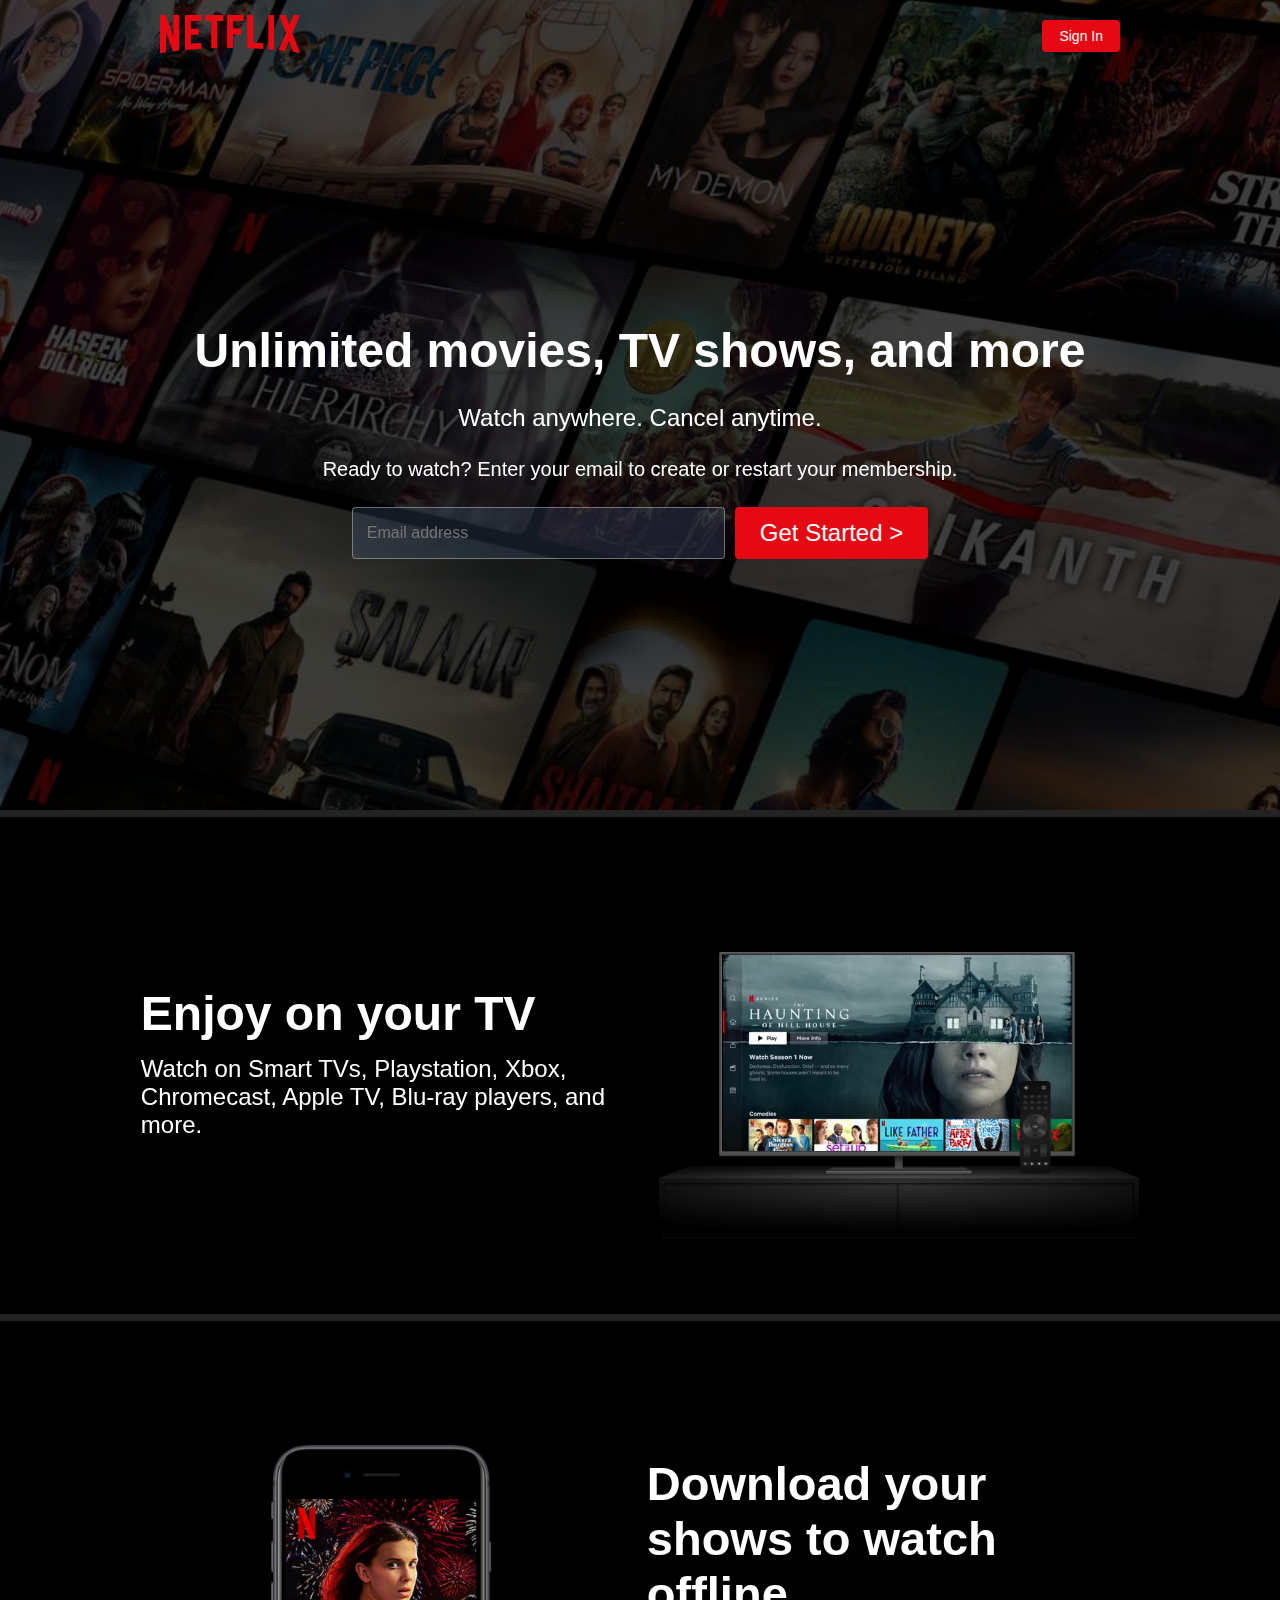
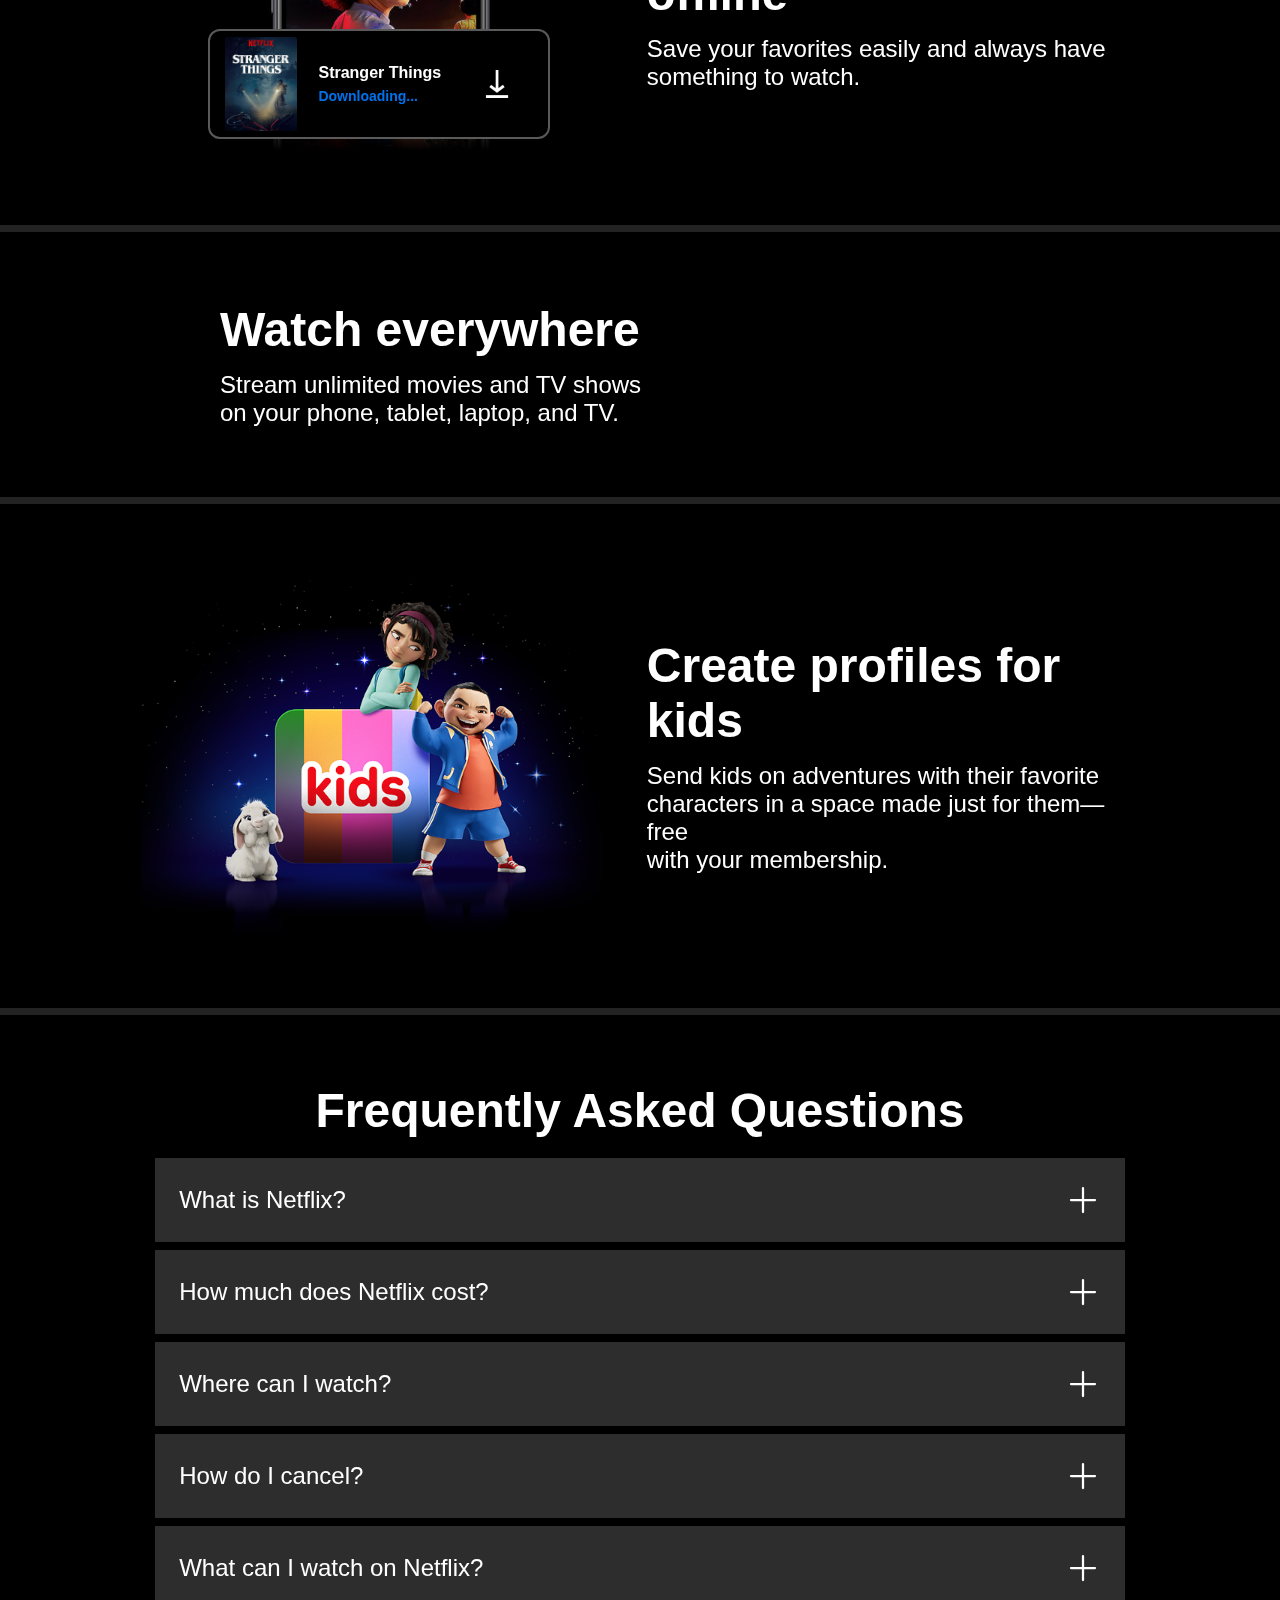
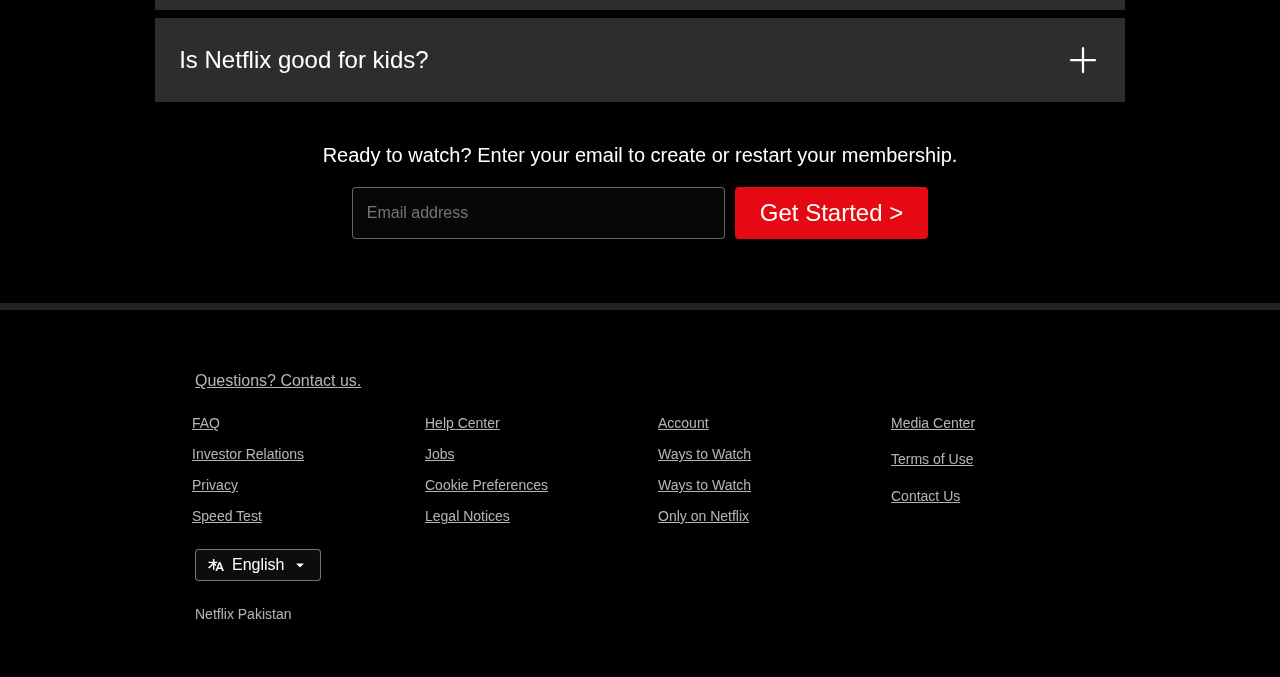
<file: Netflix Website Clone/index.html>
<!DOCTYPE html>
<html lang="en">

<head>
    <meta charset="UTF-8">
    <meta name="viewport" content="width=device-width, initial-scale=1.0">
    <title>Netflix Pakistan - Watch TV Show Online, Watch Movies Online</title>
    <link rel="stylesheet" href="style.css">
</head>

<body>
    <header>
        <div class="main">
            <nav class="nav">
                <span><img width="120" src="assets/Images/logo.svg" alt="Logo"></span>
                <div>
                    <button class="btn first-btn">Sign In</button>
                </div>
            </nav>
            <div class="box"></div>
            <div class="head-text">
                <span>
                    Unlimited movies, TV shows, and more
                </span>
                <span>
                    Watch anywhere. Cancel anytime.
                </span>
                <span>
                    Ready to watch? Enter your email to create or restart your membership.
                </span>
                <div class="input-btn">
                    <input class="email fr-email" type="text" placeholder="Email address">
                    <button class="btn sec-btn">Get Started &gt;</button>
                </div>
            </div>
            <div class="line"></div>
        </div>
    </header>
    <main>
        <section class="first">
            <div class="sec-text">
                <h2>
                    Enjoy on your TV
                </h2>
                <p>
                    Watch on Smart TVs, Playstation, Xbox, Chromecast, Apple TV, Blu-ray players, and more.
                </p>
            </div>
            <div class="sec-img">
                <img class="fr-pic" src="assets/Images/tv.png" alt="tv">
                <video class="fr-vid" autoplay loop muted src="assets/videos/video-tv-0819.m4v"></video>
            </div>
        </section>
        <div class="line"></div>

        <section class="first second">
            <div class="sec-img">
                <img class="mobile-pic" src="assets/Images/mobile-0819.jpg" alt="pic">
                <div class="mobile-box">
                    <img src="assets/Images/boxshot.png" alt="box-shot">
                    <div class="box-text">
                        <span>Stranger Things</span>
                        <span>Downloading...
                        </span>
                    </div>
                    <img src="assets/Images/download-icon.gif" alt="Download">
                </div>
            </div>
            <div class="sec-text">
                <h2>
                    Download your shows to watch offline
                </h2>
                <p>
                    Save your favorites easily and always have something to watch.
                </p>
            </div>
        </section>
        <div class="line"></div>

        <section class="thrid">
            <div class="sec-text">
                <h2>
                    Watch everywhere
                </h2>
                <p>
                    Stream unlimited movies and TV shows on your phone, tablet, laptop, and TV.
                </p>
            </div>
        </section>
        <div class="line"></div>

        <section class="first forth">
            <div class="sec-img">
                <img class="kid-pic" src="assets/Images/Kids Picture.png" alt="child-pic">
            </div>
            <div class="sec-text">
                <h2>
                    Create profiles for kids
                </h2>
                <p>
                    Send kids on adventures with their favorite characters in a space made just for them—free <br> with
                    your membership.
                </p>
            </div>
        </section>
        <div class="line"></div>
        <section class="faq">
            <h2>Frequently Asked Questions</h2>
            <div class="ques-ans">
                <span>What is Netflix?</span>
                <img src="assets/Images/plus-icon.svg" alt="plus">
            </div>
            <div class="ques-ans">
                <span>How much does Netflix cost?</span>
                <img src="assets/Images/plus-icon.svg" alt="plus">
            </div>
            <div class="ques-ans">
                <span>Where can I watch?</span>
                <img src="assets/Images/plus-icon.svg" alt="plus">
            </div>
            <div class="ques-ans">
                <span>How do I cancel?</span>
                <img src="assets/Images/plus-icon.svg" alt="plus">
            </div>
            <div class="ques-ans">
                <span>What can I watch on Netflix?</span>
                <img src="assets/Images/plus-icon.svg" alt="plus">
            </div>
            <div class="ques-ans">
                <span>Is Netflix good for kids?</span>
                <img src="assets/Images/plus-icon.svg" alt="plus">
            </div>
            <h3>Ready to watch? Enter your email to create or restart your membership.</h3>
            <div class="input-btn">
                <input style="background-color: rgba(37, 37, 37, 0.2); color: white;" class="email fr-email" type="text"
                    placeholder="Email address">
                <button class="btn sec-btn">Get Started &gt;</button>
            </div>
        </section>
        <div class="line end-line"></div>
    </main>
    <footer>
        <div class="fr-link">
            <a href="">Questions? Contact us.</a>
        </div>
        <div class="box-link">
            <div class="items">
                <a href="faq">FAQ</a>
                <a href="faq">Investor Relations</a>
                <a href="faq">Privacy</a>
                <a href="faq">Speed Test</a>
            </div>
            <div class="items">
                <a href="faq">Help Center</a>
                <a href="faq">Jobs</a>
                <a href="faq">Cookie Preferences</a>
                <a href="faq">Legal Notices</a>
            </div>
            <div class="items">
                <a href="faq">Account</a>
                <a href="faq">Ways to Watch</a>
                <a href="faq">Ways to Watch</a>
                <a href="faq">Only on Netflix</a>
            </div>
            <div class="items">
                <a href="faq">Media Center</a>
                <a href="faq">Terms of Use</a>
                <a href="faq">Contact Us</a>
                <a href=""></a>
            </div>
        </div>
        <div class="en-btn">
            <button>
                <img src="assets/Images/lang.svg" alt="lang">
                English
                <img src="assets/Images/dropdown.svg" alt="dropdown">
            </button>
        </div>
        <div class="net-txt">Netflix Pakistan</div>
    </footer>
</body>

</html>
</file>
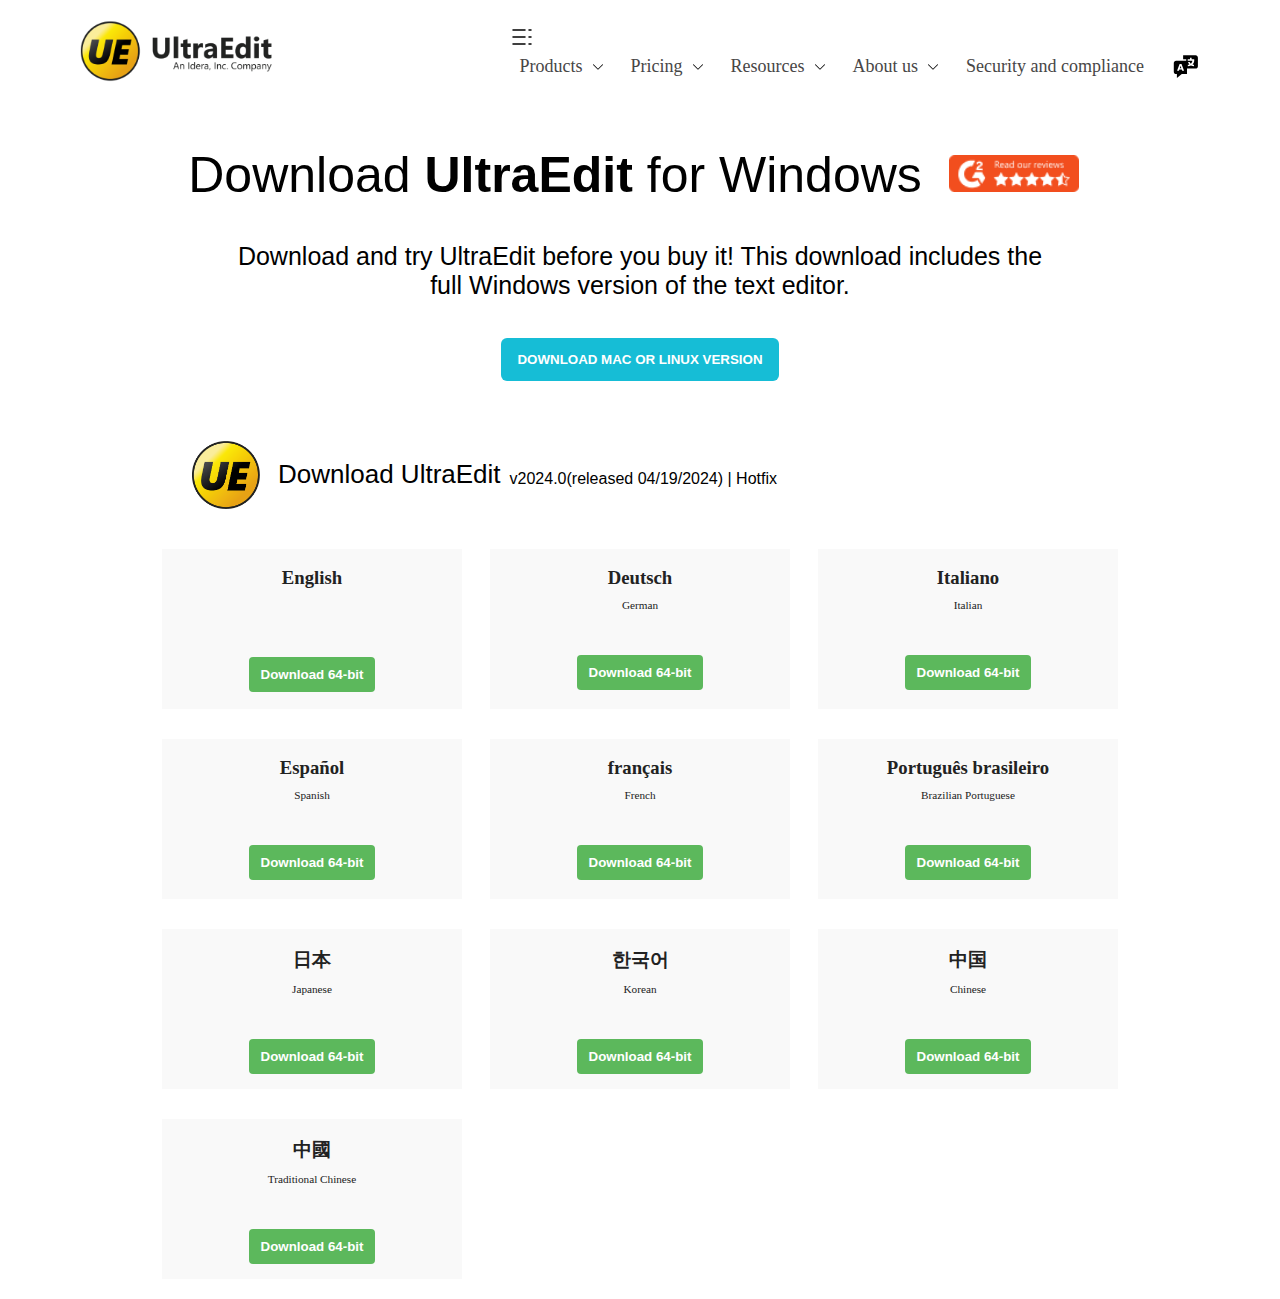
<file: UltraEdit Website Clone/index.html>
<!DOCTYPE html>
<html lang="en">

<head>
    <meta charset="UTF-8">
    <meta name="viewport" content="width=device-width, initial-scale=1.0">
    <title>Download UltraEdit text editor for Windows</title>
    <link rel="stylesheet" href="style.css">
</head>

<body>
    <!-- Project Website
    https://www.ultraedit.com/downloads/ultraedit-download-thank-you/?utm_source=CWH&utm_medium=LeadsAcquisition&utm_content=UEDownload&utm_campaign=UETrialDownload               -->
    <header>
        <nav>
            <div class="logo">
                <a href="">
                    <img src="Assets/Logo.webp" alt="Logo">
                </a>
            </div>
            <div class="right">
                <img class="list" src="Assets/list.svg" alt="list">
                <ul>
                    <li><span>Products</span><img width="10" src="Assets/down-arrow-svgrepo-com.svg" alt="arrow"></li>
                    <li><span>Pricing</span><img width="10" src="Assets/down-arrow-svgrepo-com.svg" alt="arrow"></li>
                    <li><span>Resources</span><img width="10" src="Assets/down-arrow-svgrepo-com.svg" alt="arrow"></li>
                    <li><span>About us</span><img width="10" src="Assets/down-arrow-svgrepo-com.svg" alt="arrow"></li>
                    <li><span>Security and compliance</span></li>
                    <li><img width="28" src="Assets/language-svgrepo-com.svg" alt="language selector"></li>
                </ul>
            </div>
        </nav>
    </header>

    <Main>

        <section class="first">
            <span>
                Download <b>UltraEdit</b> for Windows
                <img width="130" src="Assets/Reviews.png" alt="Reviews">
            </span>
            <p>
                Download and try UltraEdit before you buy it! This download includes the full Windows version of the
                text editor.
            </p>
            <button class="fr-btn">DOWNLOAD MAC OR LINUX VERSION</button>
        </section>

        <section class="second">
            <div class="sec-logo">
                <img width="68" src="Assets/Logo2.png" alt="logo">
                <span>Download UltraEdit </span>
                <span class="small">v2024.0(released 04/19/2024) | Hotfix </span>
            </div>
        </section>

        <section class="container">
            <div class="item item1">
                <div class="text">
                    <h3>English
                    </h3>
                </div>
                <div class="btn-eng">
                    <button>
                        <a href="Assets/ue_english_64.exe">Download 64-bit</a>
                    </button>
                </div>
            </div>
            <div class="item item2">
                <div class="text">
                    <h3>
                        Deutsch
                        <br>
                        <small>German</small>
                    </h3>
                </div>
                <div class="btn">
                    <button>
                        <a href="Assets/ue_english_64.exe">Download 64-bit</a>
                    </button>
                </div>
            </div>
            <div class="item item3">
                <div class="text">
                    <h3>Italiano
                        <br>
                        <small>Italian</small>
                    </h3>
                </div>
                <div class="btn">
                    <button>
                        <a href="Assets/ue_english_64.exe">Download 64-bit</a>
                    </button>
                </div>
            </div>
            <div class="item item4">
                <div class="text">
                    <h3>Español
                        <br>
                        <small>Spanish</small>
                    </h3>
                </div>
                <div class="btn">
                    <button>
                        <a href="Assets/ue_english_64.exe">Download 64-bit</a>
                    </button>
                </div>
            </div>
            <div class="item item5">
                <div class="text">
                    <h3>français
                        <br>
                        <small>French</small>
                    </h3>
                </div>
                <div class="btn">
                    <button>
                        <a href="Assets/ue_english_64.exe">Download 64-bit</a>
                    </button>
                </div>
            </div>
            <div class="item item6">
                <div class="text">
                    <h3>Português brasileiro
                        <br>
                        <small>Brazilian Portuguese</small>
                    </h3>
                </div>
                <div class="btn">
                    <button>
                        <a href="Assets/ue_english_64.exe">Download 64-bit</a>
                    </button>
                </div>
            </div>
            <div class="item item7">
                <div class="text">
                    <h3>日本
                        <br>
                        <small>Japanese</small>
                    </h3>
                </div>
                <div class="btn">
                    <button>
                        <a href="Assets/ue_english_64.exe">Download 64-bit</a>
                    </button>
                </div>
            </div>
            <div class="item item8">
                <div class="text">
                    <h3>한국어
                        <br>
                        <small>Korean</small>
                    </h3>
                </div>
                <div class="btn">
                    <button>
                        <a href="Assets/ue_english_64.exe">Download 64-bit</a>
                    </button>
                </div>
            </div>
            <div class="item item9">
                <div class="text">
                    <h3>中国
                        <br>
                        <small>Chinese</small>
                    </h3>
                </div>
                <div class="btn">
                    <button>
                        <a href="Assets/ue_english_64.exe">Download 64-bit</a>
                    </button>
                </div>
            </div>
            <div class="item item10">
                <div class="text">
                    <h3>中國
                        <br>
                        <small>Traditional Chinese</small>
                    </h3>
                </div>
                <div class="btn">
                    <button>
                        <a href="Assets/ue_english_64.exe">Download 64-bit</a>
                    </button>
                </div>
            </div>
        </section>

    </Main>
</body>

</html>
</file>
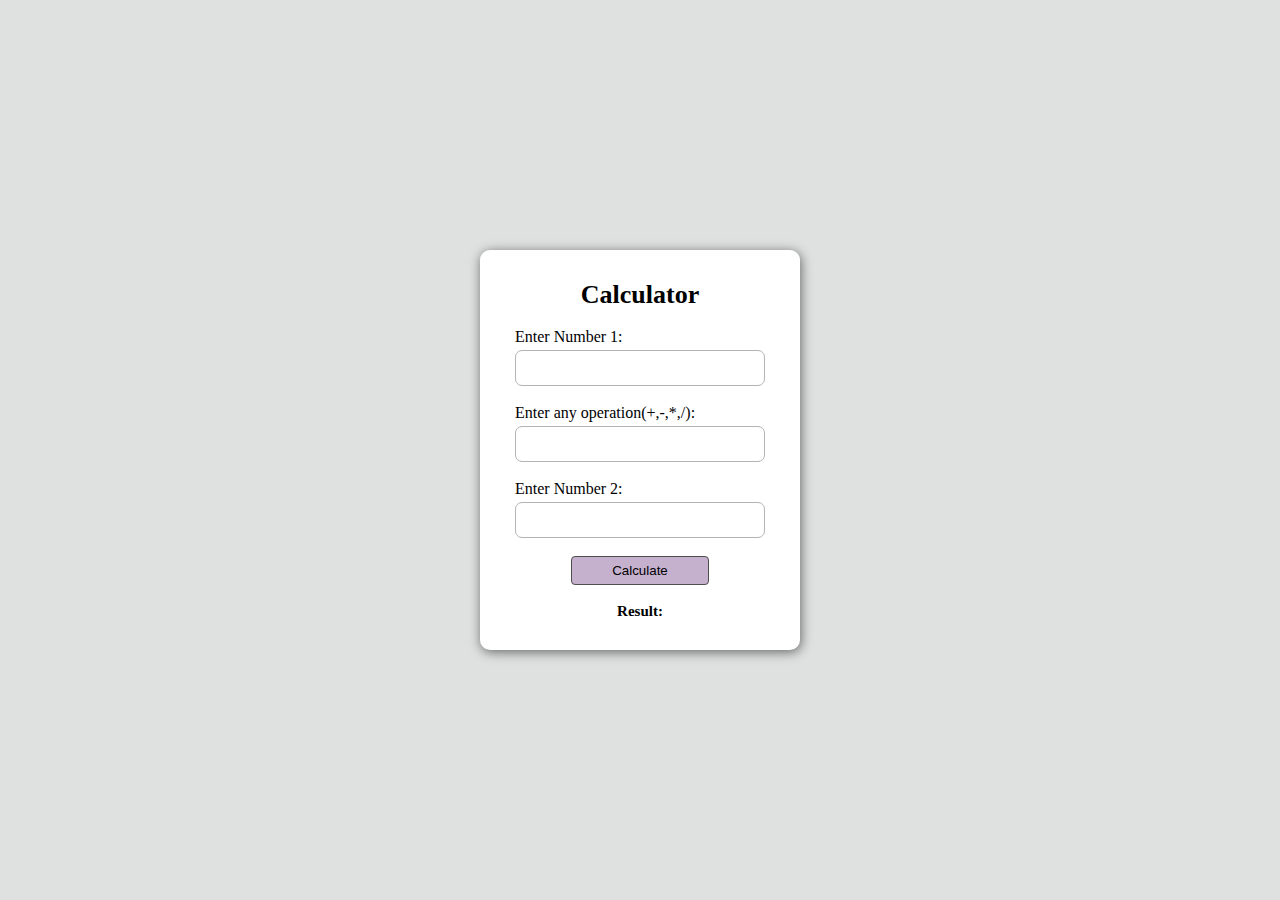
<file: Mini Projects/Calculator/index.html>
<!DOCTYPE html>
<html lang="en">

<head>
    <meta charset="UTF-8">
    <meta name="viewport" content="width=device-width, initial-scale=1.0">
    <title>Document</title>
    <style>
        * {
            margin: 0;
            padding: 0;
        }

        body{
            background-color: #dfe0e0;
        }

        .heading{
            font-size: 26px;
        }

        .container {
            width: 320px;
            height: 400px;
            display: flex;
            flex-direction: column;
            align-items: center;
            justify-content: center;
            position: absolute;
            top: 50%;
            left: 50%;
            transform: translate(-50%, -50%);
            border-radius: 10px;
            gap: 18px;
            background-color: white;
            box-shadow: 1px 2px 12px 0px rgba(0, 0, 0, 0.555);
            font-family: Georgia, Times, 'Times New Roman', serif;
        }

        .inputs {
            display: flex;
            flex-direction: column;
            justify-content: center;
            gap: 4px;
            font-family: Georgia, Times, 'Times New Roman', serif;
        }

        .inputs input {
            height: 36px;
            width: 250px;
            border: 1.2px solid rgb(180, 179, 179);
            border-radius: 7px;
            padding: 0px 8px;
            box-sizing: border-box;
        }

        .btn>button {
            padding: 6px 40px;
            background-color: #C5B0CD;
            border: 1px solid rgb(78, 78, 78);
            border-radius: 4px;
        }

        .btn>button:hover {
            cursor: pointer;
            background-color: #d4c7da;
        }

        .output h4{
            margin: 0px 32px;
            font-size: 15px;
            font-weight: 600;
        }
    </style>
</head>

<body>
    <div class="container">
        <h1 class="heading">Calculator</h1>
        <div class="inputs num1">
            <label for="Number1">Enter Number 1: </label>
            <input id="Number1" type="text">
        </div>

        <div class="inputs oper">
            <label for="operation">Enter any operation(+,-,*,/): </label>
            <input id="operation" type="text">
        </div>

        <div class="inputs num2">
            <label for="Number2">Enter Number 2: </label>
            <input id="Number2" type="text">
        </div>

        <div class="btn">
            <button id="calculate">Calculate</button>
        </div>

        <div class="output">
            <h4 id="output">Result: </h4>
        </div>
    </div>

    <script src="script.js"></script>
</body>

</html>
</file>
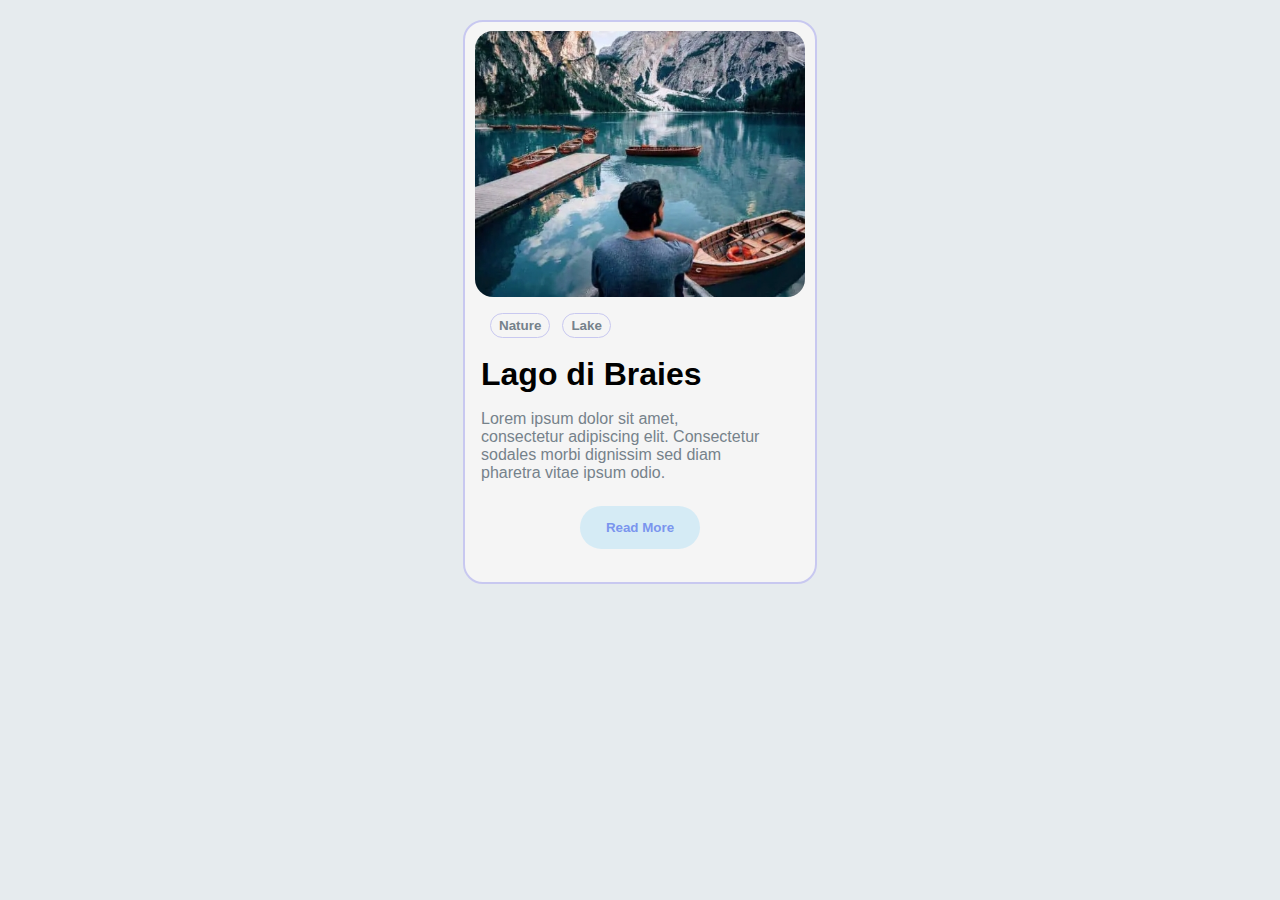
<file: Mini Projects/Post Card/index.html>
<!DOCTYPE html>
<html lang="en">

<head>
    <meta charset="UTF-8">
    <meta name="viewport" content="width=device-width, initial-scale=1.0">
    <title>Creating Card</title>
    <link rel="stylesheet" href="style.css">
</head>

<body>

    <main>

        <div class="container">
            <div class="pic">
                <img src="Pic.jpg" alt="Card" width="330">
            </div>
            <div class="txt">
                <span class="btn1">
                    <h6>Nature</h6>
                </span>
                <span class="btn2">
                    <h6>Lake</h6>
                </span>
            </div>
            <div class="maintxt">
                <h1>Lago di Braies</h1>
            </div>
            <div class="longtxt">
                <p>
                    Lorem ipsum dolor sit amet,
                    <br> consectetur adipiscing elit. Consectetur sodales morbi dignissim sed diam <br> pharetra vitae
                    ipsum odio.
                </p>
            </div>
            <div class="btn">
                <button>Read More</button>
            </div>
        </div>
    </main>
</body>

</html>
</file>
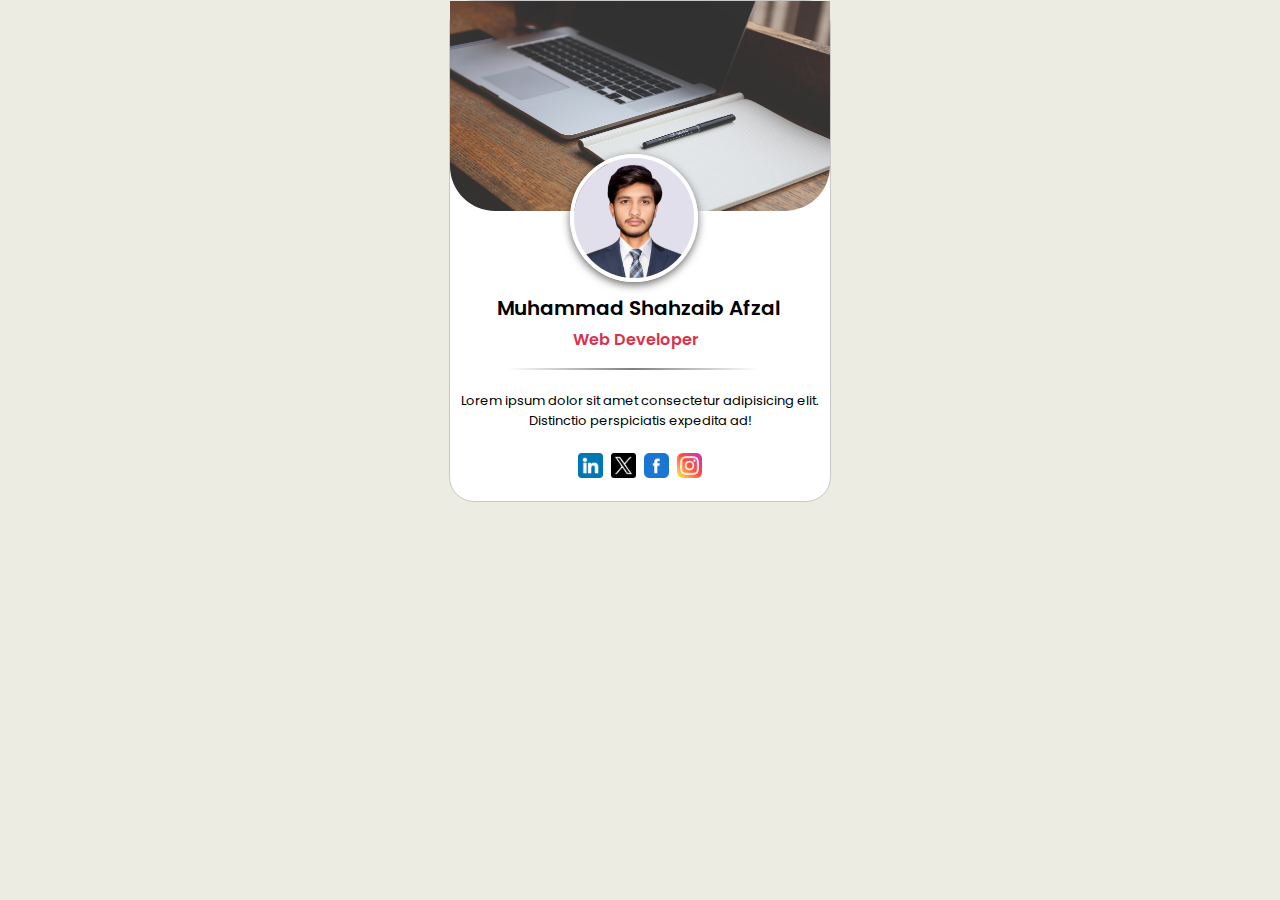
<file: Mini Projects/Profile Card/index.html>
<!DOCTYPE html>
<html lang="en">

<head>
    <meta charset="UTF-8">
    <meta name="viewport" content="width=device-width, initial-scale=1.0">
    <title>Profile Card</title>
    <link rel="stylesheet" href="style.css">
</head>

<body>
    <div class="container">
        <div class="background">
            <img width="380" src="source/background_img.jpg" alt="background">
        </div>
        <div class="profile">
            <img class="profile_img" width="120" src="source/profile.png" alt="Profile_Picture">
        </div>
        <div class="profile_deatils">
            <h3 class="Name">Muhammad Shahzaib Afzal</h3>
            <h4 class="designation">Web Developer</h4>
            <div class="sepr">
                <svg class="sepr_svg" width="250" height="4" xmlns="http://www.w3.org/2000/svg">
                    <defs>
                        <linearGradient id="fade-line" x1="0%" y1="0%" x2="100%" y2="0%">
                            <stop offset="0%" stop-color="transparent" />
                            <stop offset="50%" stop-color="#00000080" />
                            <stop offset="100%" stop-color="transparent" />
                        </linearGradient>
                    </defs>
                    <rect x="0" y="1" width="250" height="2" fill="url(#fade-line)" />
                </svg>
            </div>
            <div class="about">
                <p>
                    Lorem ipsum dolor sit amet consectetur adipisicing elit.
                </p>
                <p>
                    Distinctio perspiciatis expedita ad!
                </p>
            </div>
        </div>
        <div class="social">
            <a target="_blank" class="icons linkedin" href="https://www.linkedin.com/in/shahzaibskp/"><img width="25"
                    src="source/linkedIn.png" alt="linkedIn"></a>
            <a target="_blank" class="icons x" href="https://x.com/MShahzaib_1"><img width="25"
                    src="source/x(twitter).png" alt="x(twitter)"></a>
            <a target="_blank" class="icons facebook" href="https://www.facebook.com/Mshahzaibafzal2"><img width="25"
                    src="source/facebook.png" alt="facebook"></a>
            <a target="_blank" class="icons instagram" href="https://www.instagram.com/ishahzaibafzal"><img width="25"
                    src="source/instagram.png" alt="instagram"></a>
        </div>
    </div>
</body>

</html>
</file>
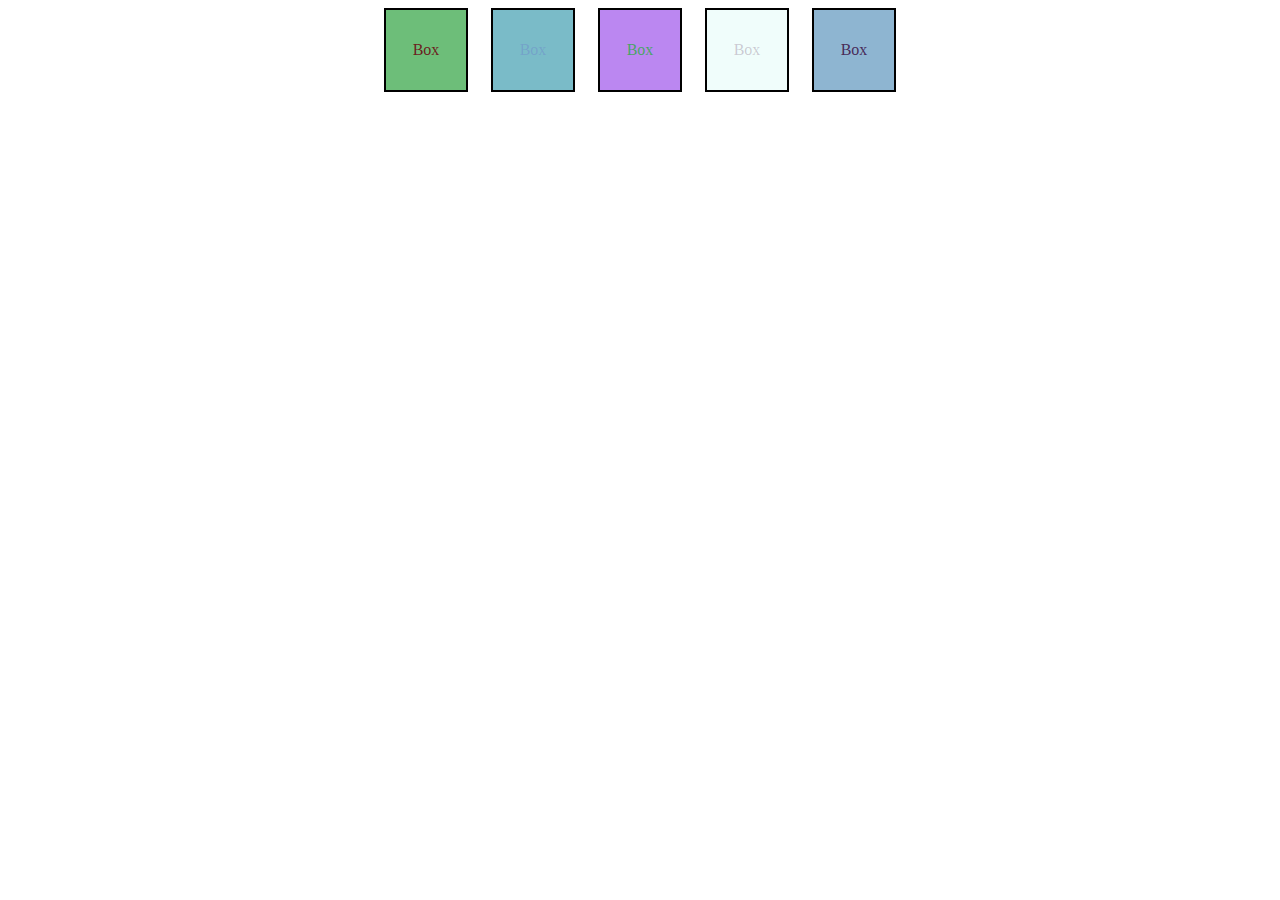
<file: Mini Projects/Random Color Generator using JavaScript DOM/index.html>
<!DOCTYPE html>
<html lang="en">

<head>
    <meta charset="UTF-8">
    <meta name="viewport" content="width=device-width, initial-scale=1.0">
    <title>Document</title>
    <style>
        .container {
            display: flex;
            justify-content: center;
            align-items: center;
            gap: 23px;
        }

        .box {
            display: flex;
            justify-content: center;
            align-items: center;
            height: 80px;
            width: 80px;
            border: 2px solid rgb(0, 0, 0);
        }
    </style>
</head>

<body>
    <!-- 
        Given 5 boxes, Assign a random color and a random background to each box using DOM concepts.
     -->
    <div class="container">
        <div class="box">Box</div>
        <div class="box">Box</div>
        <div class="box">Box</div>
        <div class="box">Box</div>
        <div class="box">Box</div>
    </div>
    <script src="script.js"></script>
</body>

</html>
</file>
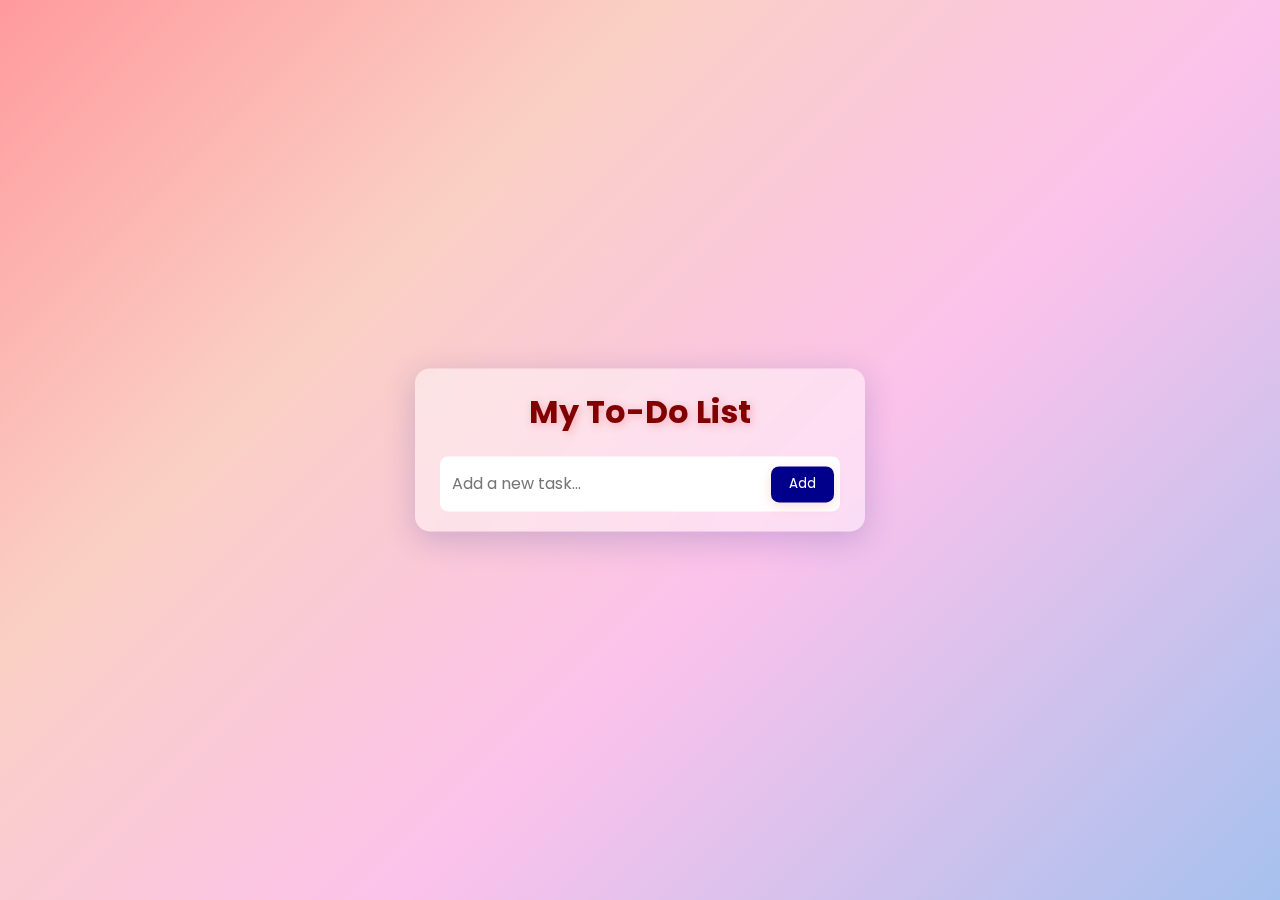
<file: Mini Projects/To-Do List APP/index.html>
<!DOCTYPE html>
<html lang="en">

<head>
    <meta charset="UTF-8">
    <meta name="viewport" content="width=device-width, initial-scale=1.0">
    <title>To-Do App</title>
    <style>
        @import url('https://fonts.googleapis.com/css2?family=Poppins:ital,wght@0,100;0,200;0,300;0,400;0,500;0,600;0,700;0,800;0,900;1,100;1,200;1,300;1,400;1,500;1,600;1,700;1,800;1,900&display=swap');

        * {
            font-family: "Poppins", sans-serif;
            margin: 0;
            padding: 0;
        }

        body {
            background: linear-gradient(135deg, #ff9a9e 0%, #fad0c4 30%, #fbc2eb 60%, #a6c1ee 100%);
            height: 100vh;
        }

        .container {
            width: 400px;
            padding: 20px 25px;
            border-radius: 15px;
            box-shadow: 0 8px 32px rgba(31, 38, 135, 0.2);
            position: absolute;
            top: 50%;
            left: 50%;
            transform: translate(-50%, -50%);
            background: rgba(255, 255, 255, 0.45);
            backdrop-filter: blur(10px);
        }

        .title {
            color: maroon;
            text-shadow: 2px 2px 8px rgba(246, 158, 172, 0.817);
            font-weight: 700;
            text-align: center;
            margin-bottom: 20px;
        }

        .task-input {
            display: flex;
            position: relative;
        }

        input[type="text"] {
            width: 100%;
            padding: 18px 70px 18px 12px;
            line-height: 1.2;
            border: none;
            border-radius: 8px;
            font-size: 16px;
            background-color: rgb(255, 255, 255);
        }

        .task-btn {
            position: absolute;
            background-color: darkblue;
            color: white;
            border: none;
            padding: 8px 18px;
            border-radius: 8px;
            right: 6px;
            top: 10px;
            cursor: pointer;
            box-shadow: 0 4px 12px rgba(239, 68, 68, 0.18);
        }

        .task-btn:hover {
            scale: 1.02;
            transition: transform 120ms ease, box-shadow 120ms ease, opacity 120ms;
            background-color: rgba(1, 1, 100, 0.893);
        }

        .task {
            display: flex;
            padding: 10px 12px;
            box-sizing: border-box;
            border-radius: 8px;
            margin: 8px 0px;
            background-color: rgba(255, 255, 255, 0.4);
            backdrop-filter: blur(5px);
            box-shadow: 0 4px 10px rgba(0, 0, 0, 0.1);
            align-items: center;
            justify-content: space-between;
            gap: 2px;
        }

        .task p {
            color: #493461;
            font-weight: 500;
            font-size: 14px;
        }

        .task button {
            padding: 6px 12px;
            border: none;
            border-radius: 6px;
            background-color: #ef4444;
            color: white;
            cursor: pointer;
            box-shadow: 0 4px 12px rgba(239, 68, 68, 0.18);
            transition: transform 120ms ease, box-shadow 120ms ease, opacity 120ms;
        }

        .task button:hover {
            scale: 1.02;
            background-color: #dc2626;
            transition: transform 120ms ease, box-shadow 120ms ease, opacity 120ms;
        }
    </style>
</head>

<body>
    <div class="container">
        <h1 class="title">My To-Do List</h1>

        <div class="task-input">
            <input type="text" name="add-task" id="add-task" placeholder="Add a new task...">
            <button class="task-btn" type="submit">Add</button>
        </div>

        <div class="insert"></div>
    </div>

    <script src="script.js"></script>
</body>

</html>
</file>
<file: Netflix Website Clone/style.css>
@import url('https://fonts.cdnfonts.com/css/netflix-font');

* {
    padding: 0;
    margin: 0;
    font-family: 'Netflix Sans', 'Helvetica Neue', Helvetica, Arial, sans-serif;
}

body {
    background-color: black;
}

.main {
    background-image: url("assets/Images/Background.jpg");
    height: 90vh;
    background-position: center;
    background-repeat: no-repeat;
    background-size: max(2280px, 100vw);
    position: relative;
}

.box {
    height: 90vh;
    background-color: black;
    width: 100%;
    position: absolute;
    top: 0;
    opacity: 0.68;
}

.nav {
    height: 72px;
    display: flex;
    justify-content: space-between;
    align-items: center;
    position: relative;
    z-index: 5;
    max-width: 75vw;
    margin: auto;
}

.nav img {
    width: 140px;
}

.btn {
    color: white;
    background-color: rgb(229, 9, 20);
    border: none;
    border-radius: 4px;
    cursor: pointer;
    font-family: 'Helvetica', sans-serif;
}

.btn:hover {
    background-color: rgb(184, 8, 17);
}

.first-btn {
    padding: 8px 17px;
    font-size: 14px;
    font-weight: 500;
}

.head-text {
    height: calc(100% - 72px);
    display: flex;
    flex-direction: column;
    justify-content: center;
    align-items: center;
    gap: 26px;
    position: relative;
    z-index: 10;
    color: white;
    font-family: 'Netflix Sans', 'Helvetica Neue', Helvetica, Arial, sans-serif;
    padding: 0 30px;
}

.head-text>:first-child {
    font-weight: 800;
    font-size: 48px;
    text-align: center;
}

.head-text>:nth-child(2) {
    font-weight: 400;
    font-size: 24px;
    text-align: center;
}

.head-text>:nth-child(3) {
    font-weight: 400;
    font-size: 20px;
    text-align: center;
}

.sec-btn {
    padding: 12px 25px;
    font-size: 24px;
    font-weight: 500;
}

.input-btn {
    display: flex;
    justify-content: center;
    align-items: center;
    gap: 10px;
}

.head-text input {
    color: white;
}

.email {
    border-radius: 4px;
    border: 1px solid rgba(194, 193, 193, 0.5);
    background-color: rgba(101, 131, 182, 0.2);
}

.fr-email {
    padding: 16px 150px 16px 14px;
    font-size: 16px;
    font-weight: 400;
}

.line {
    position: relative;
    z-index: 10;
    height: 7px;
    background-color: rgb(35, 35, 35);
}

.first {
    max-width: 78vw;
    margin: 70px auto;
    color: white;
    display: flex;
    justify-content: center;
    align-items: center;
    gap: 26px;
}

.sec-text {
    display: flex;
    flex-direction: column;
    font-family: 'Netflix Sans', 'Helvetica Neue', Helvetica, Arial, sans-serif;
    gap: 14px;
}

.sec-text>:first-child {
    font-size: 48px;
    font-weight: 900;
}

.sec-text>:nth-child(2) {
    font-size: 24px;
    font-weight: 400;
}

.sec-img {
    position: relative;
}

.fr-pic {
    width: 480px;
}

.fr-vid {
    position: absolute;
    z-index: -1;
    right: 66px;
    top: 74px;
    width: 350px;
}

.second>.sec-text h2 {
    font-size: 47px;
}

.second>.sec-img {
    position: relative;
}

.mobile-pic {
    width: 480px;
}

.mobile-box {
    width: 330px;
    height: 100px;
    background-color: black;
    border: 2px solid rgb(90, 90, 90);
    border-radius: 12px;
    position: absolute;
    top: 238px;
    left: 67px;
    padding: 3px 4px;
    display: flex;
    justify-content: center;
    align-items: center;
    gap: 21px;
}

.mobile-box>:nth-child(1) {
    width: 72px;
    height: 94px;
    border-radius: 2px;
}

.mobile-box>:nth-child(3) {
    width: 70px;
    height: 70px;
}

.box-text {
    display: flex;
    flex-direction: column;
    gap: 6px;
    justify-content: center;
}

.box-text>:first-child {
    font-size: 16px;
    font-weight: 700;
}

.box-text>:nth-child(2) {
    font-size: 14px;
    font-weight: 600;
    color: rgb(0, 113, 235);
}

.kid-pic {
    width: 480px;
}

.thrid {
    max-width: 35vw;
    margin: 70px 220px;
    color: white;
    display: flex;
    justify-content: center;
    align-items: center;
}

.faq {
    background-color: black;
    color: white;
}

.faq>h2 {
    text-align: center;
    margin: 68px 125px 20px 125px;
    font-size: 48px;
    font-weight: 900;
}

.ques-ans {
    transition: all 0.5s ease-out;
    width: 72vw;
    margin: 8px auto;
    display: flex;
    justify-content: space-between;
    align-items: center;
    background-color: rgb(45, 45, 45);
    padding: 24px;
    font-size: 24px;
    font-weight: 400;
    cursor: pointer;
}

.ques-ans:hover {
    background-color: #414141;
    color: white;
}

.faq>h3 {
    text-align: center;
    margin: 42px 125px 20px 125px;
    font-size: 20px;
    font-weight: 400;
}

.end-line {
    margin: 64px 0 0 0;
}

.fr-link {
    width: 70vw;
    margin: 62px 54px 25px 195px;
}

.fr-link>a {
    font-size: 16px;
    font: 400;
    color: rgba(255, 255, 255, 0.7);
}

.box-link {
    display: grid;
    grid-template-columns: 1fr 1fr 1fr 1fr;
    max-width: 70vw;
    margin: auto;
    gap: 36px;
}

.items {
    font-size: 14px;
    font: 400;
    display: flex;
    flex-direction: column;
    gap: 15px;
    justify-content: space-between;
}

.items>a {
    color: rgba(255, 255, 255, 0.7);
}

.en-btn {
    width: 70vw;
    margin: 25px 54px 25px 195px;
}

.en-btn>button {
    display: flex;
    justify-content: center;
    gap: 8px;
    align-items: center;
    color: white;
    background-color: rgba(36, 35, 35, 0.363);
    border: 1px solid rgba(255, 255, 255, 0.432);
    border-radius: 4px;
    padding: 6px 12px;
    font-size: 16px;
    font-weight: 400;
    cursor: pointer;
}

.net-txt {
    width: 70vw;
    margin: 23px 54px 55px 195px;
    color: rgba(255, 255, 255, 0.7);
    font-size: 14px;
    font-weight: 400;
}

@media screen and (max-width: 1120px) {
    .nav {
        max-width: 90vw;
    }

    .first {
        flex-wrap: wrap;
    }

    .second {
        flex-wrap: wrap-reverse;
    }

    .forth {
        flex-wrap: wrap-reverse;
    }

    .thrid {
        max-width: 80vw;
        margin: 100px auto;
    }

    .sec-text {
        justify-content: center;
        align-items: center;
        text-align: center;
    }

    .head-text>:first-child {
        font-weight: 700;
        font-size: 32px;
    }

    .head-text>:nth-child(2) {
        font-weight: 400;
        font-size: 18px;
    }

    .head-text>:nth-child(3) {
        font-weight: 400;
        font-size: 18px;
    }

    .input-btn {
        flex-direction: column;
    }

    .faq>h2 {
        font-size: 32px;
        font-weight: 700;
        margin: 30px 12px;
    }

    .ques-ans {
        width: 80vw;
        font-size: 18px;
        font-weight: 400;
    }

    .ques-ans img {
        width: 28px;
        height: 28px;
    }

    .faq>h3 {
        font-size: 18px;
        font-weight: 400;
        margin: 20px 12px;
    }

    .box-link {
        grid-template-columns: 1fr 1fr;
        max-width: 90vw;
        gap: 20px;
    }

    .fr-link {
        margin: 62px 10px 25px 25px;
    }

    .en-btn {
        margin: 35px 10px 25px 25px;
    }

    .net-txt {
        margin: 35px 10px 25px 25px;
    }

}

@media screen and (max-width: 650px) {
    .nav img {
        width: 105px;
    }

    .fr-pic {
        width: 360px;
    }

    .fr-vid {
        width: 260px;
        right: 50px;
        top: 56px;
    }

    .kid-pic {
        width: 350px;
    }

    .mobile-pic {
        width: 350px;
    }

    .mobile-box {
        top: 165px;
        left: 10px;
    }
}
</file>
<file: UltraEdit Website Clone/style.css>
* {
    margin: 0;
    padding: 0;
}

header {
    margin: 20px 80px;
}

nav {
    display: flex;
    justify-content: space-between;
    align-items: center;
    max-width: 100vw;
}

.right ul {
    display: flex;
    gap: 18px;
}

.right ul li {
    list-style: none;
    font-family: "Segoe UI", 'Segoe UI-Bold', 'Segoe UI-Light', 'Segoe UI-Symbo';
    font-size: 18px;
    font-weight: 400;
    color: #474646;
    cursor: pointer;
    display: flex;
    justify-content: center;
    align-items: center;
}

.right ul li span {
    padding: 0 10px;
}

.logo img {
    width: 193px;
}

.first {
    display: flex;
    flex-direction: column;
    justify-content: center;
    align-items: center;
    gap: 38px;
    margin: 60px 45px;
}

.first span {
    font-size: 50px;
    font-family: sans-serif
}

.first img {
    cursor: pointer;
    margin: 0px 13px;
}

.first p {
    font-family: 'Segoe UI', sans-serif;
    font-weight: 400;
    font-size: 25px;
    width: 64vw;
    text-align: center;
}

.fr-btn {
    border: none;
    background-color: rgb(22, 189, 214);
    color: white;
    padding: 14px 16px;
    border-radius: 6px;
    font-weight: 800;
    cursor: pointer;
}

.fr-btn:hover {
    background-color: rgb(2, 171, 197);
    ;
}

.second {
    display: flex;
    align-items: center;
    max-width: 70vw;
    margin: auto;
    font-family: 'Segoe UI', sans-serif;
    font-weight: 400;
    font-size: 26px;
}

.sec-logo {
    display: flex;
    align-items: center;
}

.sec-logo img {
    padding-right: 18px;
}

.small {
    font-size: 16px;
    padding-left: 9px;
    padding-top: 8px;
}

.sec h3 {
    display: flex;
    align-items: center;
    justify-content: center;
}

.container {
    display: grid;
    grid-template-columns: 1fr 1fr 1fr;
    grid-template-rows: 160px 160px 160px;
    max-width: 70vw;
    margin: auto;
    margin-top: 40px;
    margin-bottom: 20px;
    justify-content: center;
    align-items: center;
    gap: 30px 28px;
}

.item {
    align-self: center;
    width: 300px;
    height: 160px;
    background-color: rgb(249, 249, 249);
}

.text h3 {
    margin: 18px 0px;
    display: flex;
    flex-direction: column;
    justify-content: center;
    align-items: center;
    font-family: "Segoe UI";
    color: #222222;
}

.text>h3 small {
    margin: 10px;
    font-weight: 400;
    font-size: 60%;
}

.btn {
    display: flex;
    justify-content: center;
    align-items: center;
}

.btn button {
    padding: 10px 12px;
    margin-top: 16px;
    border: none;
    background-color: rgb(92, 184, 92);
    border-radius: 4px;
}

.btn button:hover {
    background-color: rgb(129, 199, 128);
}

.btn a {
    color: white;
    font-family: 'Segoe UI', sans-serif;
    font-weight: 600;
    text-decoration: none;
}

.btn-eng button {
    padding: 10px 12px;
    margin-top: 50px;
    border: none;
    background-color: rgb(92, 184, 92);
    border-radius: 4px;
    cursor: pointer;
}

.btn-eng button:hover {
    background-color: rgb(129, 199, 128);
}

.btn-eng a {
    color: white;
    font-family: 'Segoe UI', Tahoma, Geneva, Verdana, sans-serif;
    font-weight: 600;
    text-decoration: none;
}

.btn-eng {
    display: flex;
    justify-content: center;
    align-items: center;
}

@media only screen and (max-width: 1023px) {
    .container {
        display: grid;
        grid-template-columns: 1fr;
        grid-template-rows: 160px;
        max-width: 50vw;
        margin: auto;
        margin-top: 80px;
        margin-bottom: 20px;
        justify-content: center;
        align-items: center;
        gap: 30px 28px;
    }

    .right {
        display: none;
    }

    header {
        margin: 20px 10px;
    }
    .second {
        display: flex;
        align-items: center;
        max-width: 80vw;
        margin: auto;
        font-family: 'Segoe UI', sans-serif;
        font-weight: 400;
        font-size: 26px;
    }
}
</file>
<file: Mini Projects/Post Card/style.css>
body {
    background-color: rgb(230, 235, 238);
    font-family: Arial, sans-serif;
}

* {
    margin: 0;
    padding: 0;
}

main {
    display: flex;
    align-items: center;
    justify-content: center;
    margin: 20px 0px 0px 0px;
}

.container {
    background-color: whitesmoke;
    height: 560px;
    width: 350px;
    border: 2px solid rgb(200, 200, 240);
    border-radius: 20px;
}

.pic>img {
    border-radius: 18px;
    margin: 9px 10px 2px 10px;
}

.txt {
    display: flex;
    align-items: center;
    gap: 12px;
    font-size: 20px;
    font-weight: 600;
    margin: 10px 2px 4px 25px;
    color: rgb(118, 130, 139);
}

.btn1 {
    border: 1px solid rgb(200, 200, 240);
    padding: 4px 8px 4px 8px;
    border-radius: 15px;
}

.btn2 {
    border: 1px solid rgb(200, 200, 240);
    padding: 4px 8px 4px 8px;
    border-radius: 15px;
}

.maintxt>h1 {
    font-weight: 600;
    margin: 18px 6px 17px 16px;
}

.longtxt>p {
    font-family: 'Segoe UI', Roboto, Oxygen, Ubuntu, Cantarell, 'Open Sans', 'Helvetica Neue', sans-serif;
    font-size: 24;
    color: rgb(118, 130, 139);
    margin: 7px 10px 8px 16px;
}

.btn {
    display: flex;
    align-items: center;
    justify-content: center;
}

.btn>button {
    border: none;
    background-color: rgb(213, 235, 245);
    margin-top: 16px;
    border-radius: 24px;
    font-weight: 700;
    color: rgb(122, 149, 238);
    padding: 14px 26px 14px 26px;
}

.btn>button:hover {
    cursor: pointer;
    background-color: rgb(167, 220, 245);
}
</file>
<file: Mini Projects/Profile Card/style.css>
@import url('https://fonts.googleapis.com/css2?family=Poppins:ital,wght@0,100;0,200;0,300;0,400;0,500;0,600;0,700;0,800;0,900;1,100;1,200;1,300;1,400;1,500;1,600;1,700;1,800;1,900&display=swap');

* {
    margin: 0;
    padding: 0;
    font-family: "Poppins", sans-serif;
}

body {
    background-color: rgb(236, 236, 226);
}

.container {
    margin: auto;
    width: 380px;
    height: 500px;
    background-color: white;
    border: 1px solid rgb(202, 199, 199);
    border-radius: 25px;
}

.background>img {
    height: 210px;
    top: 0px;
    border-bottom-left-radius: 45px;
    border-bottom-right-radius: 45px;
}

.profile_img {
    position: relative;
    z-index: 1;
    top: -64px;
    left: 120px;
    border: 4px solid white;
    border-radius: 80px;
    box-shadow: 0px 3px 8px #00000093;
}

.Name {
    display: inline-block;
    position: relative;
    top: -60px;
    left: 47px;
    font-size: 20px;
    font-weight: 600;
}

.designation {
    display: inline-block;
    font-size: 16px;
    font-weight: 600;
    color: rgb(216, 51, 78);
    position: relative;
    top: -56px;
    left: 123px;
}

.sepr_svg {
    position: relative;
    top: -55px;
    left: 58px;
}

.about {
    position: relative;
    top: -42px;
    display: flex;
    flex-direction: column;
    justify-content: center;
    align-items: center;
    font-size: 13px;
}

.social {
    position: relative;
    top: -20px;
    display: flex;
    justify-content: center;
    gap: 8px;
    align-items: center;
}
</file>
